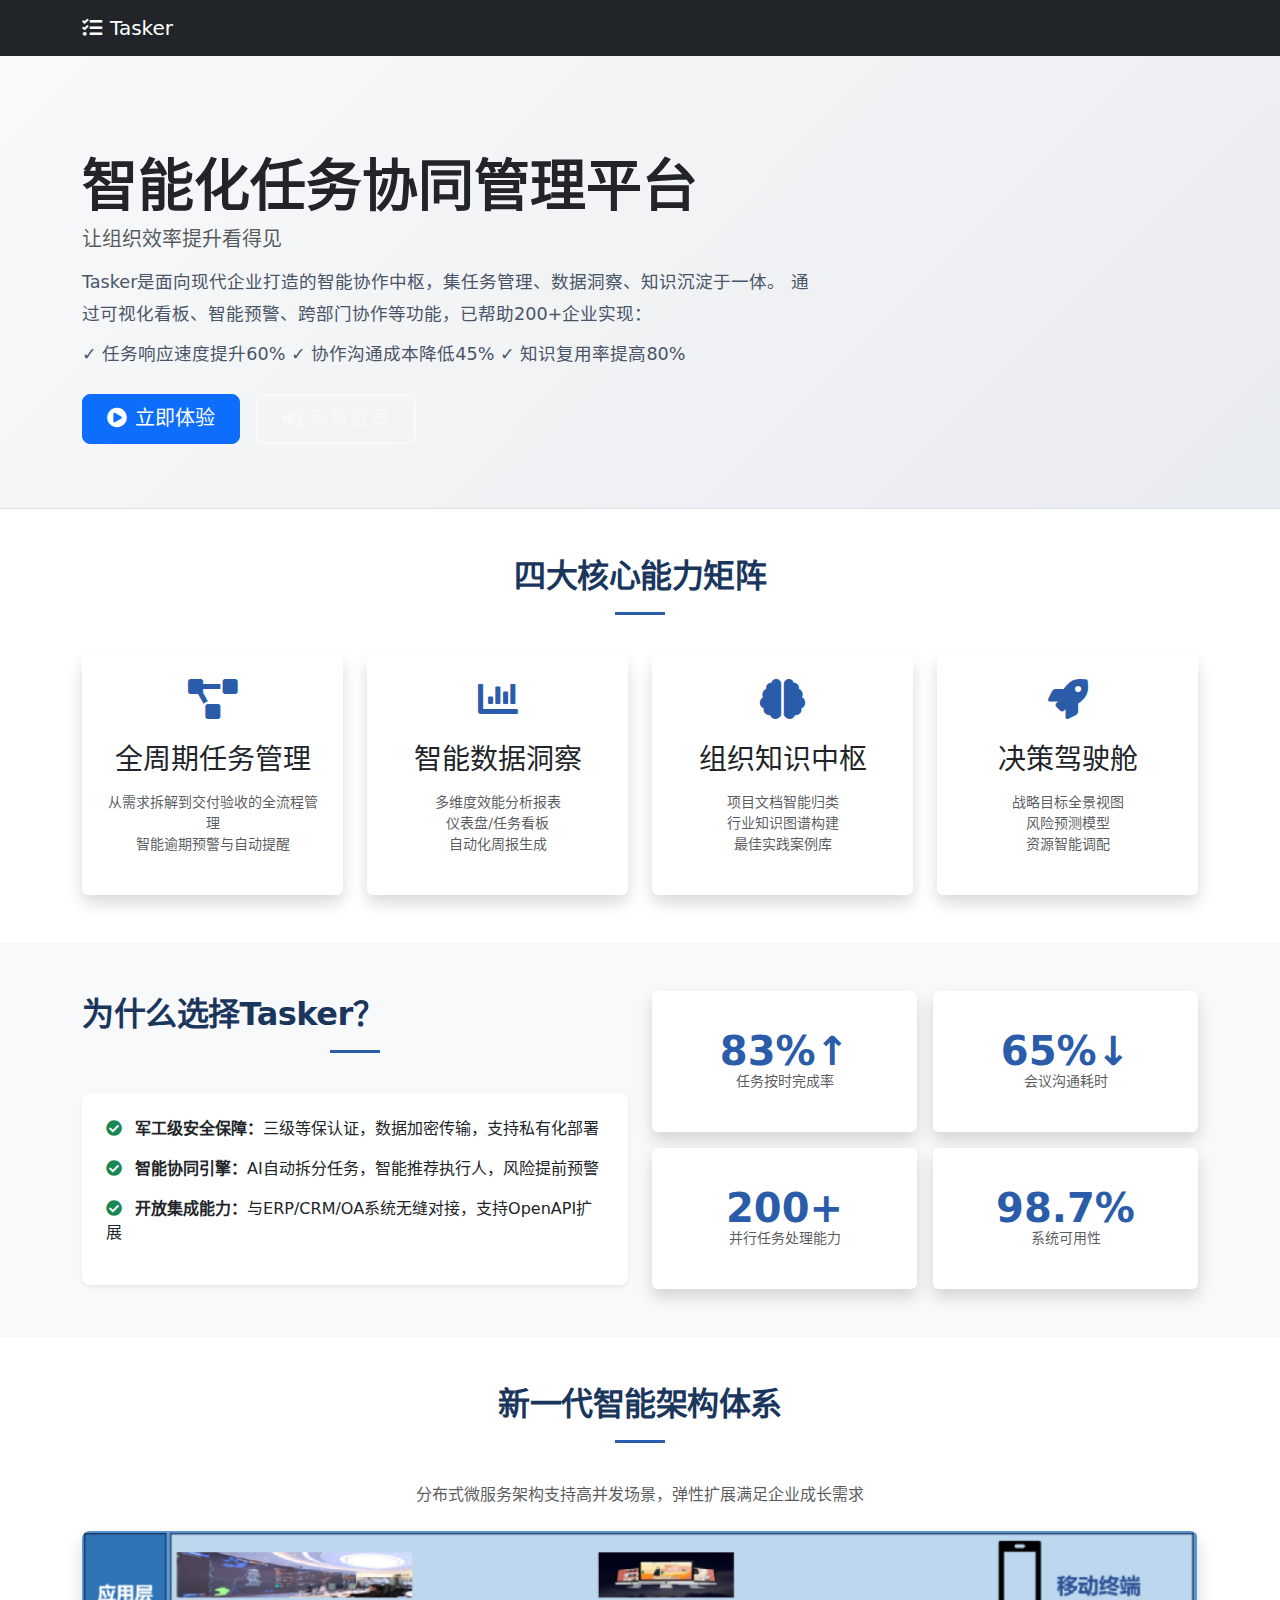
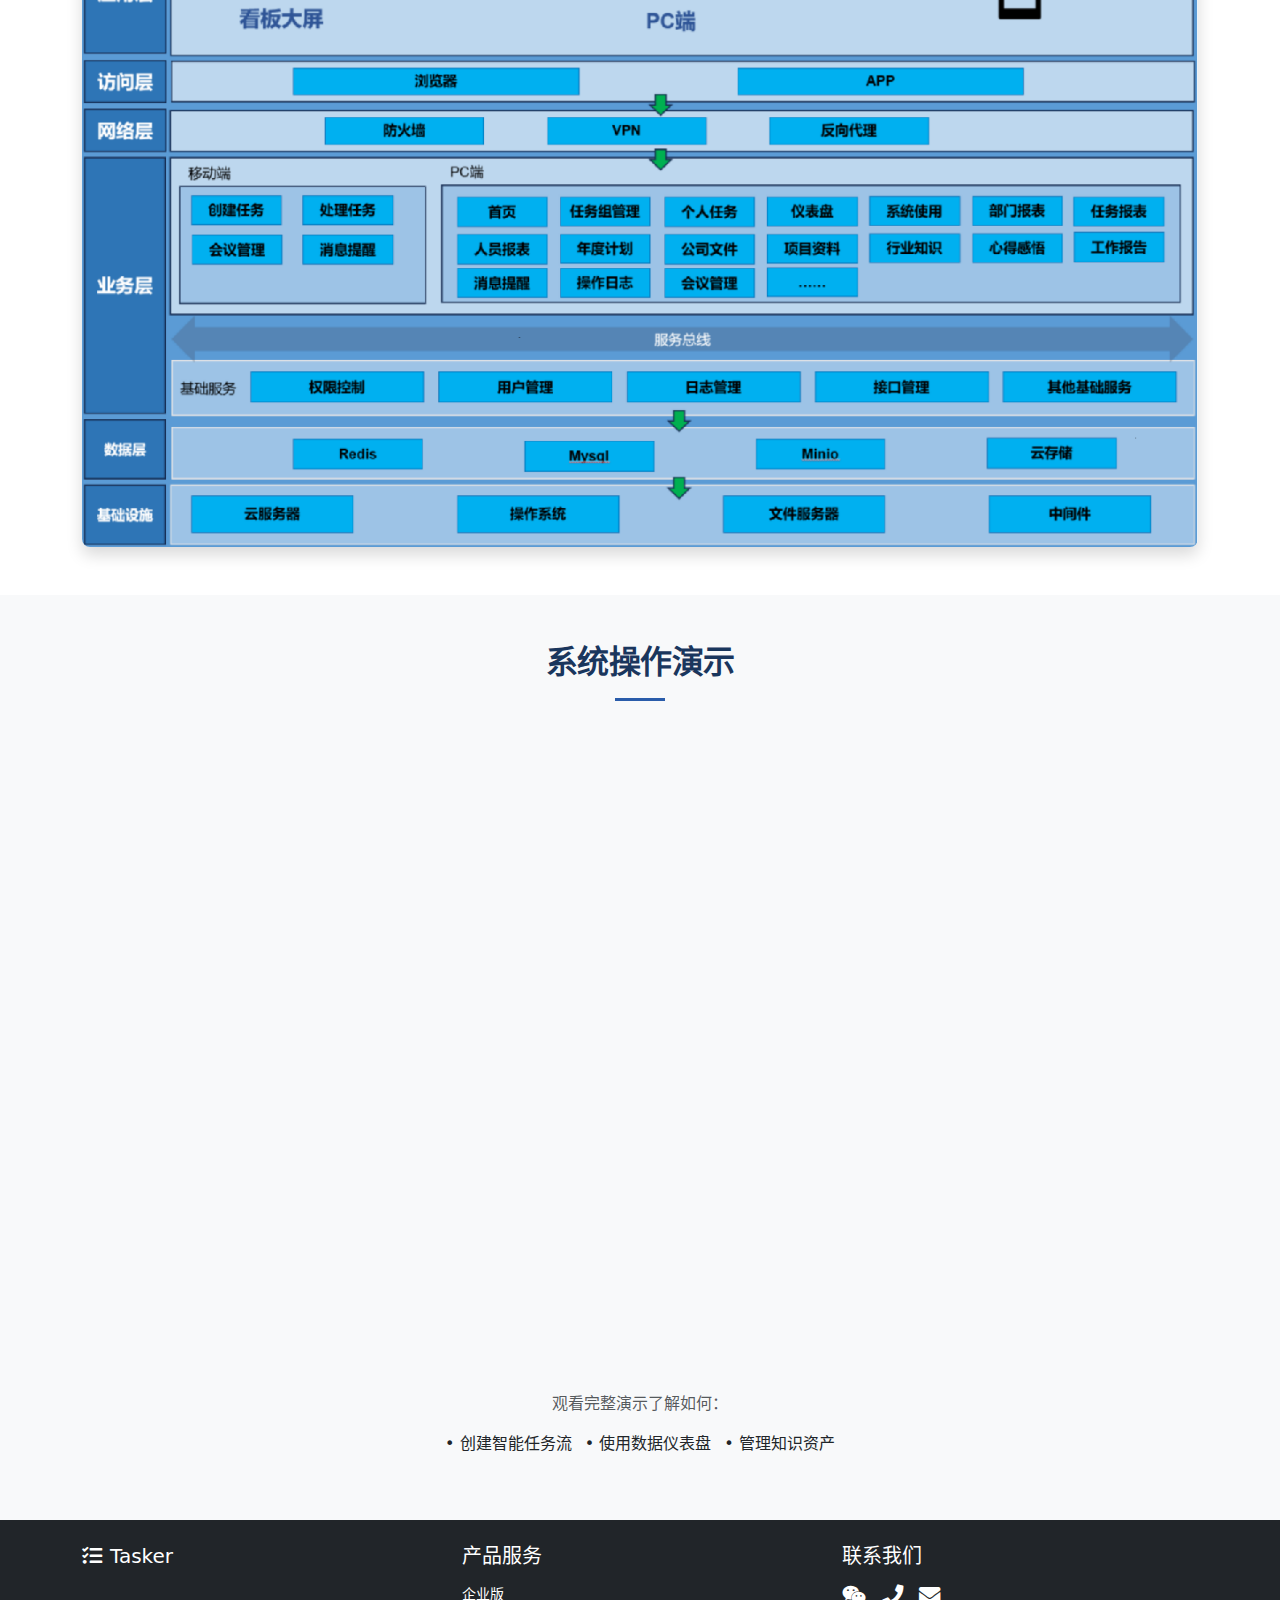
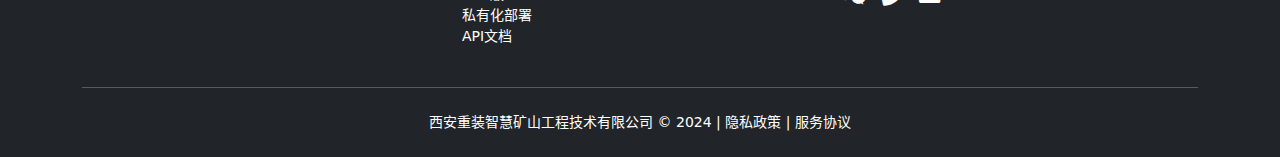
<file: index.html>
<!DOCTYPE html>
<html lang="zh-CN">
<head>
    <meta charset="UTF-8">
    <meta name="viewport" content="width=device-width, initial-scale=1.0">
    <title>Tasker - 智能任务协同平台</title>
    <link href="https://cdn.bootcdn.net/ajax/libs/twitter-bootstrap/5.1.3/css/bootstrap.min.css" rel="stylesheet">
    <link rel="stylesheet" href="https://cdnjs.cloudflare.com/ajax/libs/font-awesome/5.15.4/css/all.min.css">
    <style>
        :root {
            --primary-color: #2A5CAA;
            --hover-effect: translateY(-3px);
        }

        .hero-section {
            background: linear-gradient(135deg, #f8f9fa 0%, #e9ecef 100%);
            padding: 6rem 0 4rem;
            border-bottom: 1px solid #dee2e6;
            position: relative;
        }

        .feature-icon {
            font-size: 2.5rem;
            color: var(--primary-color);
            margin-bottom: 1.5rem;
        }

        .card-hover {
            transition: transform 0.3s ease, box-shadow 0.3s;
            border: 1px solid rgba(42,92,170,0.1);
        }

        .card-hover:hover {
            transform: var(--hover-effect);
            box-shadow: 0 12px 24px rgba(42,92,170,0.1);
        }

        .value-prop {
            font-size: 1.1rem;
            line-height: 1.8;
            color: #4a5568;
            max-width: 800px;
        }

        .section-title {
            font-weight: 700;
            letter-spacing: -0.5px;
            margin-bottom: 2.5rem;
            position: relative;
            color: #1a365d;
        }

        .section-title:after {
            content: '';
            display: block;
            width: 50px;
            height: 3px;
            background: var(--primary-color);
            margin: 1rem auto 0;
        }

        .stat-number {
            font-size: 2.5rem;
            font-weight: 700;
            color: var(--primary-color);
            line-height: 1;
        }
    </style>
</head>
<body>
    <!-- 导航栏 -->
    <nav class="navbar navbar-expand-lg navbar-dark bg-dark">
        <div class="container">
            <a class="navbar-brand" href="#">
                <i class="fas fa-tasks me-2"></i>Tasker
            </a>
        </div>
    </nav>

    <!-- 主标题 -->
    <section class="hero-section">
        <div class="container">
            <div class="row align-items-center">
                <div class="col-lg-8">
                    <h1 class="display-4 fw-bold text-dark mb-3">
                        智能化任务协同管理平台
                        <span class="d-block mt-2 fs-5 fw-normal text-muted">让组织效率提升看得见</span>
                    </h1>
                    <p class="value-prop mb-4">
                        Tasker是面向现代企业打造的智能协作中枢，集任务管理、数据洞察、知识沉淀于一体。
                        通过可视化看板、智能预警、跨部门协作等功能，已帮助200+企业实现：
                        <span class="d-block mt-2">
                            ✓ 任务响应速度提升60%  ✓ 协作沟通成本降低45%  ✓ 知识复用率提高80%
                        </span>
                    </p>
                    <div class="d-flex flex-wrap gap-3">
                        <a href="#demo" class="btn btn-primary btn-lg px-4">
                            <i class="fas fa-play-circle me-2"></i>立即体验
                        </a>
                        <a href="http://10.147.9.42:8062/login" target="_blank" class="btn btn-outline-light btn-lg px-4 border-2">
                            <i class="fas fa-sign-in-alt me-2"></i>系统登录
                        </a>
                    </div>
                </div>
            </div>
        </div>
    </section>

    <!-- 核心功能 -->
    <section class="py-5">
        <div class="container">
            <h2 class="section-title text-center">四大核心能力矩阵</h2>
            <div class="row g-4">
                <!-- 端到端任务管理 -->
                <div class="col-md-6 col-lg-3">
                    <a href="task-management.html" class="text-decoration-none">
                        <div class="card h-100 border-0 shadow card-hover">
                            <div class="card-body text-center py-4">
                                <i class="feature-icon fas fa-project-diagram"></i>
                                <h3 class="mb-3">全周期任务管理</h3>
                                <p class="text-muted small px-2">
                                    从需求拆解到交付验收的全流程管理<br>
                                    智能逾期预警与自动提醒
                                </p>
                            </div>
                        </div>
                    </a>
                </div>

                <!-- 数据洞察 -->
                <div class="col-md-6 col-lg-3">
                    <a href="task-statistics.html" class="text-decoration-none">
                        <div class="card h-100 border-0 shadow card-hover">
                            <div class="card-body text-center py-4">
                                <i class="feature-icon fas fa-chart-bar"></i>
                                <h3 class="mb-3">智能数据洞察</h3>
                                <p class="text-muted small px-2">
                                    多维度效能分析报表<br>
                                    仪表盘/任务看板<br>
                                    自动化周报生成
                                </p>
                            </div>
                        </div>
                    </a>
                </div>

                <!-- 知识中枢 -->
                <div class="col-md-6 col-lg-3">
                    <a href="knowledge-assets.html" class="text-decoration-none">
                        <div class="card h-100 border-0 shadow card-hover">
                            <div class="card-body text-center py-4">
                                <i class="feature-icon fas fa-brain"></i>
                                <h3 class="mb-3">组织知识中枢</h3>
                                <p class="text-muted small px-2">
                                    项目文档智能归类<br>
                                    行业知识图谱构建<br>
                                    最佳实践案例库
                                </p>
                            </div>
                        </div>
                    </a>
                </div>

                <!-- 智能驾驶舱 -->
                <div class="col-md-6 col-lg-3">
                    <a href="control-cabin.html" class="text-decoration-none">
                        <div class="card h-100 border-0 shadow card-hover">
                            <div class="card-body text-center py-4">
                                <i class="feature-icon fas fa-rocket"></i>
                                <h3 class="mb-3">决策驾驶舱</h3>
                                <p class="text-muted small px-2">
                                    战略目标全景视图<br>
                                    风险预测模型<br>
                                    资源智能调配
                                </p>
                            </div>
                        </div>
                    </a>
                </div>
            </div>
        </div>
    </section>

    <!-- 价值验证 -->
    <section class="bg-light py-5">
        <div class="container">
            <div class="row g-4 align-items-center">
                <div class="col-lg-6">
                    <h2 class="section-title">为什么选择Tasker？</h2>
                    <div class="bg-white p-4 rounded-3 shadow-sm">
                        <ul class="list-unstyled">
                            <li class="mb-3">
                                <i class="fas fa-check-circle me-2 text-success"></i>
                                <strong>军工级安全保障：</strong>三级等保认证，数据加密传输，支持私有化部署
                            </li>
                            <li class="mb-3">
                                <i class="fas fa-check-circle me-2 text-success"></i>
                                <strong>智能协同引擎：</strong>AI自动拆分任务，智能推荐执行人，风险提前预警
                            </li>
                            <li class="mb-3">
                                <i class="fas fa-check-circle me-2 text-success"></i>
                                <strong>开放集成能力：</strong>与ERP/CRM/OA系统无缝对接，支持OpenAPI扩展
                            </li>
                        </ul>
                    </div>
                </div>
                
                <!-- 统计报表 -->
                <div class="col-lg-6">
                    <div class="row g-3">
                        <div class="col-6">
                            <div class="card border-0 shadow text-center py-4">
                                <div class="card-body">
                                    <div class="stat-number">83%↑</div>
                                    <p class="text-muted small mb-0">任务按时完成率</p>
                                </div>
                            </div>
                        </div>
                        <div class="col-6">
                            <div class="card border-0 shadow text-center py-4">
                                <div class="card-body">
                                    <div class="stat-number">65%↓</div>
                                    <p class="text-muted small mb-0">会议沟通耗时</p>
                                </div>
                            </div>
                        </div>
                        <div class="col-6">
                            <div class="card border-0 shadow text-center py-4">
                                <div class="card-body">
                                    <div class="stat-number">200+</div>
                                    <p class="text-muted small mb-0">并行任务处理能力</p>
                                </div>
                            </div>
                        </div>
                        <div class="col-6">
                            <div class="card border-0 shadow text-center py-4">
                                <div class="card-body">
                                    <div class="stat-number">98.7%</div>
                                    <p class="text-muted small mb-0">系统可用性</p>
                                </div>
                            </div>
                        </div>
                    </div>
                </div>
            </div>
        </div>
    </section>

    <!-- 系统架构 -->
    <section class="py-5">
        <div class="container">
            <h2 class="section-title text-center">新一代智能架构体系</h2>
            <p class="text-center text-muted mb-4">分布式微服务架构支持高并发场景，弹性扩展满足企业成长需求</p>
            <div class="col-12">
                <img src="media/system-arch.png" alt="系统架构" 
                     class="img-fluid rounded-3 shadow">
            </div>
        </div>
    </section>

<!-- 新增：操作视频模块 -->
    <section class="bg-light py-5">
        <div class="container">
            <h2 class="section-title text-center">系统操作演示</h2>
            <div class="video-demo">
                <div class="ratio ratio-16x9">
                    <iframe src="https://v.qq.com/txp/iframe/player.html?vid=g308437hsa6" 
                            allowfullscreen
                            loading="lazy"
                            class="rounded-3"></iframe>
                </div>
            </div>
            <div class="text-center mt-4">
                <p class="text-muted">观看完整演示了解如何：</p>
                <ul class="list-inline">
                    <li class="list-inline-item">• 创建智能任务流</li>
                    <li class="list-inline-item">• 使用数据仪表盘</li>
                    <li class="list-inline-item">• 管理知识资产</li>
                </ul>
            </div>
        </div>
    </section>

    <!-- 页脚 -->
    <footer class="bg-dark text-white py-4">
        <div class="container">
            <div class="row g-4">
                <div class="col-lg-4">
                    <h5 class="mb-3"><i class="fas fa-tasks me-2"></i>Tasker</h5>
                    <p class="small text-muted">重装集团数字化转型核心产品</p>
                </div>
                <div class="col-lg-4">
                    <h5 class="mb-3">产品服务</h5>
                    <ul class="list-unstyled small">
                        <li><a href="#" class="text-white text-decoration-none">企业版</a></li>
                        <li><a href="#" class="text-white text-decoration-none">私有化部署</a></li>
                        <li><a href="#" class="text-white text-decoration-none">API文档</a></li>
                    </ul>
                </div>
                <div class="col-lg-4">
                    <h5 class="mb-3">联系我们</h5>
                    <div class="d-flex gap-3">
                        <a href="#" class="text-white"><i class="fab fa-weixin fa-lg"></i></a>
                        <a href="#" class="text-white"><i class="fas fa-phone fa-lg"></i></a>
                        <a href="#" class="text-white"><i class="fas fa-envelope fa-lg"></i></a>
                    </div>
                </div>
            </div>
            <hr class="my-4">
            <p class="small text-center mb-0">
                西安重装智慧矿山工程技术有限公司 © 2024 | 
                <a href="#" class="text-white text-decoration-none">隐私政策</a> | 
                <a href="#" class="text-white text-decoration-none">服务协议</a>
            </p>
        </div>
    </footer>

    <script src="https://v.qq.com/txp/iframe/player.html?vid=g308437hsa6"></script>
</body>
</html>
</file>
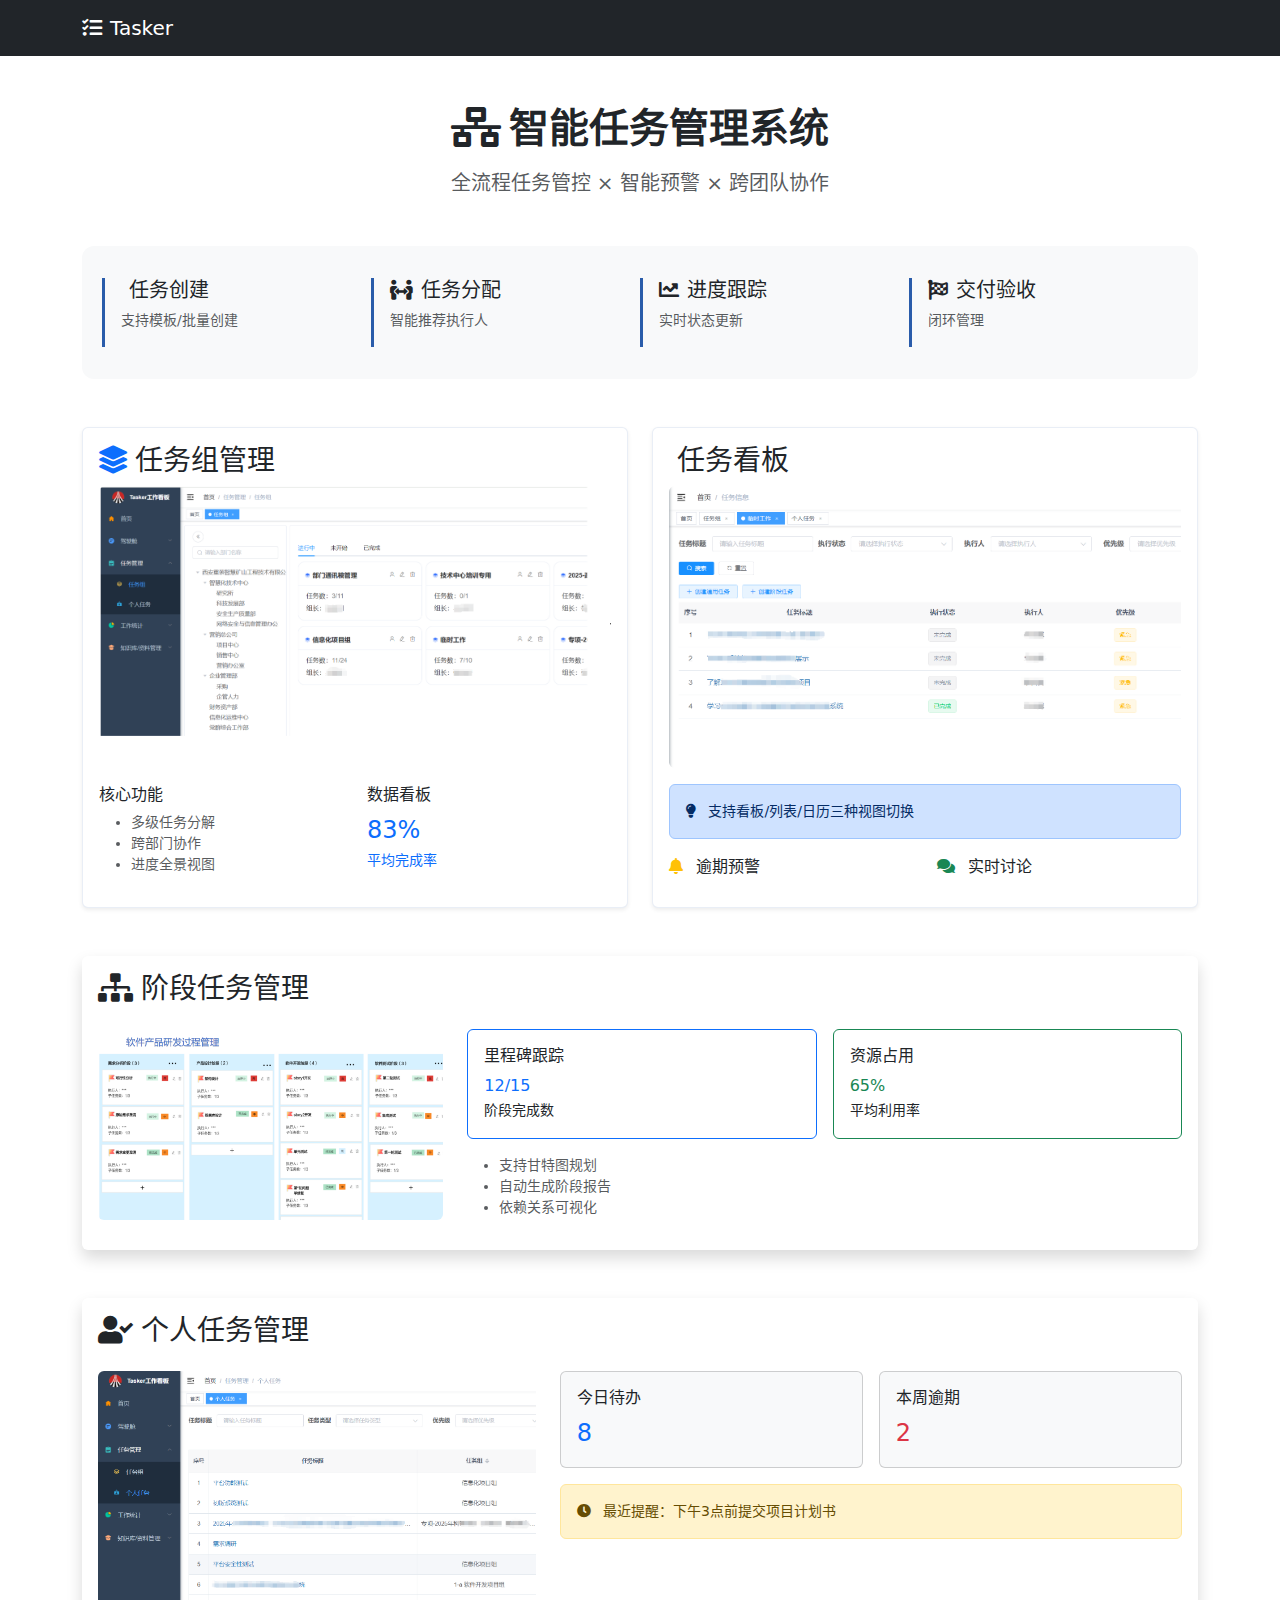
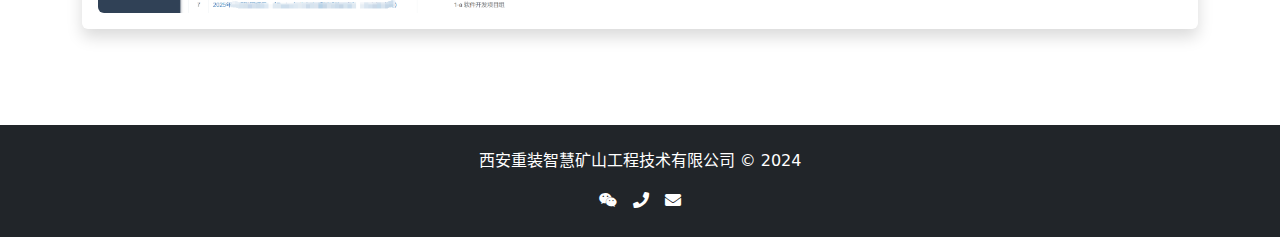
<file: task-management.html>
<!DOCTYPE html>
<html lang="zh-CN">
<head>
    <meta charset="UTF-8">
    <meta name="viewport" content="width=device-width, initial-scale=1.0">
    <title>任务管理 - Tasker</title>
    <link href="https://cdn.bootcdn.net/ajax/libs/twitter-bootstrap/5.1.3/css/bootstrap.min.css" rel="stylesheet">
    <link rel="stylesheet" href="https://cdnjs.cloudflare.com/ajax/libs/font-awesome/5.15.4/css/all.min.css">
    <style>
        :root {
            --primary-color: #2A5CAA;
            --card-hover: translateY(-5px);
        }
        .feature-card {
            border: 1px solid rgba(42,92,170,0.1);
            transition: transform 0.3s;
        }
        .feature-card:hover {
            transform: var(--card-hover);
            box-shadow: 0 8px 16px rgba(42,92,170,0.1);
        }
        .system-flow {
            background: #f8f9fa;
            border-radius: 12px;
            padding: 2rem;
        }
        .process-step {
            border-left: 3px solid var(--primary-color);
            padding-left: 1rem;
        }
    </style>
</head>
<body>
    <!-- 导航栏 -->
    <nav class="navbar navbar-expand-lg navbar-dark bg-dark">
        <div class="container">
            <a class="navbar-brand" href="index.html">
                <i class="fas fa-tasks me-2"></i>Tasker
            </a>
        </div>
    </nav>

    <!-- 主内容 -->
    <main class="container py-5">
        <!-- 标题区 -->
        <div class="text-center mb-5">
            <h1 class="fw-bold mb-3">
                <i class="fas fa-network-wired me-2"></i>智能任务管理系统
            </h1>
            <p class="lead text-muted">全流程任务管控 × 智能预警 × 跨团队协作</p>
        </div>

        <!-- 核心流程 -->
        <section class="system-flow mb-5">
            <div class="row g-4">
                <div class="col-md-3 process-step">
                    <h5><i class="fas fa-pen-to-square me-2"></i>任务创建</h5>
                    <p class="text-muted small">支持模板/批量创建</p>
                </div>
                <div class="col-md-3 process-step">
                    <h5><i class="fas fa-people-arrows me-2"></i>任务分配</h5>
                    <p class="text-muted small">智能推荐执行人</p>
                </div>
                <div class="col-md-3 process-step">
                    <h5><i class="fas fa-chart-line me-2"></i>进度跟踪</h5>
                    <p class="text-muted small">实时状态更新</p>
                </div>
                <div class="col-md-3 process-step">
                    <h5><i class="fas fa-flag-checkered me-2"></i>交付验收</h5>
                    <p class="text-muted small">闭环管理</p>
                </div>
            </div>
        </section>

        <!-- 功能矩阵 -->
        <div class="row g-4 mb-5">
            <div class="col-lg-6">
                <div class="feature-card card h-100 shadow-sm">
                    <div class="card-body">
                        <h3><i class="fas fa-layer-group me-2 text-primary"></i>任务组管理</h3>
                        <img src="media/task-group.png" 
                             class="img-fluid rounded mb-3"
                             alt="任务组管理界面">
                        <div class="row">
                            <div class="col-md-6">
                                <h6>核心功能</h6>
                                <ul class="text-muted small">
                                    <li>多级任务分解</li>
                                    <li>跨部门协作</li>
                                    <li>进度全景视图</li>
                                </ul>
                            </div>
                            <div class="col-md-6">
                                <h6>数据看板</h6>
                                <div class="text-primary">
                                    <div class="fs-4">83%</div>
                                    <small>平均完成率</small>
                                </div>
                            </div>
                        </div>
                    </div>
                </div>
            </div>

            <div class="col-lg-6">
                <div class="feature-card card h-100 shadow-sm">
                    <div class="card-body">
                        <h3><i class="fas fa-list-check me-2 text-primary"></i>任务看板</h3>
                        <img src="media/task-management.png" 
                             class="img-fluid rounded mb-3"
                             alt="任务管理界面">
                        <div class="alert alert-primary small">
                            <i class="fas fa-lightbulb me-2"></i>
                            支持看板/列表/日历三种视图切换
                        </div>
                        <div class="row">
                            <div class="col-6">
                                <i class="fas fa-bell text-warning me-2"></i>
                                逾期预警
                            </div>
                            <div class="col-6">
                                <i class="fas fa-comments text-success me-2"></i>
                                实时讨论
                            </div>
                        </div>
                    </div>
                </div>
            </div>
        </div>

        <!-- 阶段任务 -->
        <section class="card border-0 shadow mb-5">
            <div class="card-body">
                <h3 class="mb-4">
                    <i class="fas fa-sitemap me-2"></i>阶段任务管理
                </h3>
                <div class="row g-4">
                    <div class="col-md-4">
                        <img src="media/stagetask-management.png" 
                             class="img-fluid rounded"
                             alt="阶段任务管理">
                    </div>
                    <div class="col-md-8">
                        <div class="row g-3">
                            <div class="col-6">
                                <div class="card border-primary">
                                    <div class="card-body">
                                        <h6>里程碑跟踪</h6>
                                        <div class="text-primary">12/15</div>
                                        <small>阶段完成数</small>
                                    </div>
                                </div>
                            </div>
                            <div class="col-6">
                                <div class="card border-success">
                                    <div class="card-body">
                                        <h6>资源占用</h6>
                                        <div class="text-success">65%</div>
                                        <small>平均利用率</small>
                                    </div>
                                </div>
                            </div>
                            <div class="col-12">
                                <ul class="text-muted small">
                                    <li>支持甘特图规划</li>
                                    <li>自动生成阶段报告</li>
                                    <li>依赖关系可视化</li>
                                </ul>
                            </div>
                        </div>
                    </div>
                </div>
            </div>
        </section>

        <!-- 个人任务 -->
        <section class="card border-0 shadow">
            <div class="card-body">
                <h3 class="mb-4">
                    <i class="fas fa-user-check me-2"></i>个人任务管理
                </h3>
                <div class="row g-4">
                    <div class="col-md-5">
                        <img src="media/personal-task.png" 
                             class="img-fluid rounded"
                             alt="个人任务界面">
                    </div>
                    <div class="col-md-7">
                        <div class="row g-3">
                            <div class="col-6">
                                <div class="card bg-light">
                                    <div class="card-body">
                                        <h6>今日待办</h6>
                                        <div class="fs-4 text-primary">8</div>
                                    </div>
                                </div>
                            </div>
                            <div class="col-6">
                                <div class="card bg-light">
                                    <div class="card-body">
                                        <h6>本周逾期</h6>
                                        <div class="fs-4 text-danger">2</div>
                                    </div>
                                </div>
                            </div>
                            <div class="col-12">
                                <div class="alert alert-warning small">
                                    <i class="fas fa-clock me-2"></i>
                                    最近提醒：下午3点前提交项目计划书
                                </div>
                            </div>
                        </div>
                    </div>
                </div>
            </div>
        </section>
    </main>

    <!-- 页脚 -->
    <footer class="bg-dark text-white py-4 mt-5">
        <div class="container text-center">
            <p>西安重装智慧矿山工程技术有限公司 © 2024</p>
            <div class="d-flex justify-content-center gap-3">
                <a href="#" class="text-white"><i class="fab fa-weixin"></i></a>
                <a href="#" class="text-white"><i class="fas fa-phone"></i></a>
                <a href="#" class="text-white"><i class="fas fa-envelope"></i></a>
            </div>
        </div>
    </footer>
</body>
</html>
</file>
